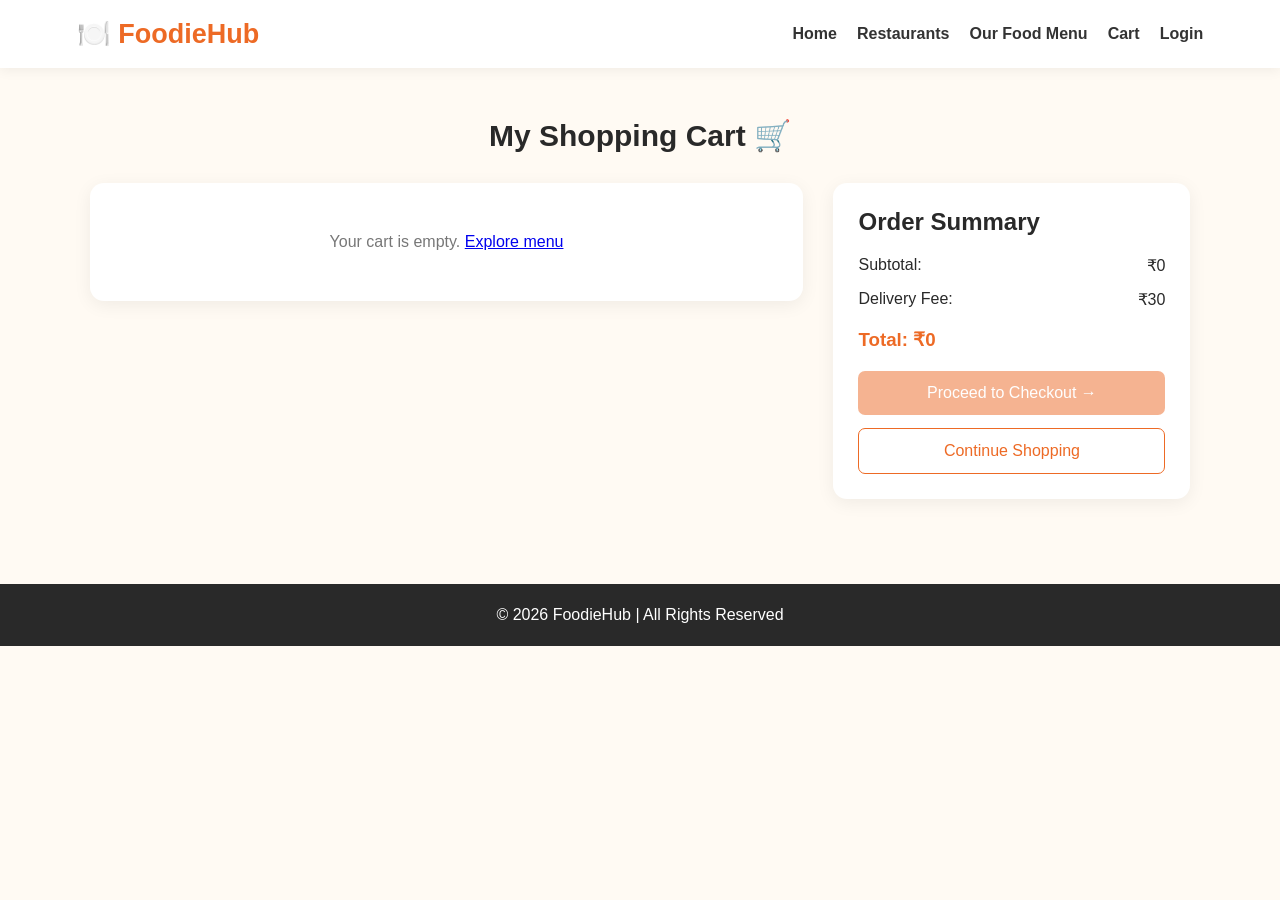
<file: Hack2k26/cart.html>
<!DOCTYPE html>
<html lang="en">
<head>
    <meta charset="UTF-8">
    <meta name="viewport" content="width=device-width, initial-scale=1.0">
    <title>My Shopping Cart - FoodieHub</title>
    <link rel="stylesheet" href="member2.css">
</head>
<body>

<header class="m2-header">
    <a href="index.html" class="m2-logo">🍽️ FoodieHub</a>
    <nav>
        <a href="index.html">Home</a>
        <a href="restaurants.html">Restaurants</a>
        <a href="menu.html">Our Food Menu</a>
        <a href="cart.html">Cart</a>
        <a href="login.html">Login</a>
    </nav>
</header>

<section class="cart-section">
    <h1>My Shopping Cart 🛒</h1>

    <div class="cart-layout">
        <div class="cart-items" id="cartItems"></div>

        <div class="cart-summary">
            <h2>Order Summary</h2>
            <p>Subtotal: <span id="cartSubtotal">₹0</span></p>
            <p>Delivery Fee: <span>₹30</span></p>
            <h3>Total: <span id="cartTotal">₹0</span></h3>

            <a href="checkout.html" id="checkoutLink" class="checkout-btn">
                Proceed to Checkout →
            </a>

            <a href="menu.html" class="continue-btn">
                Continue Shopping
            </a>
        </div>
    </div>
</section>

<footer class="m2-footer">
    <p>© 2026 FoodieHub | All Rights Reserved</p>
</footer>

<script src="member2.js"></script>
</body>
</html>
</file>
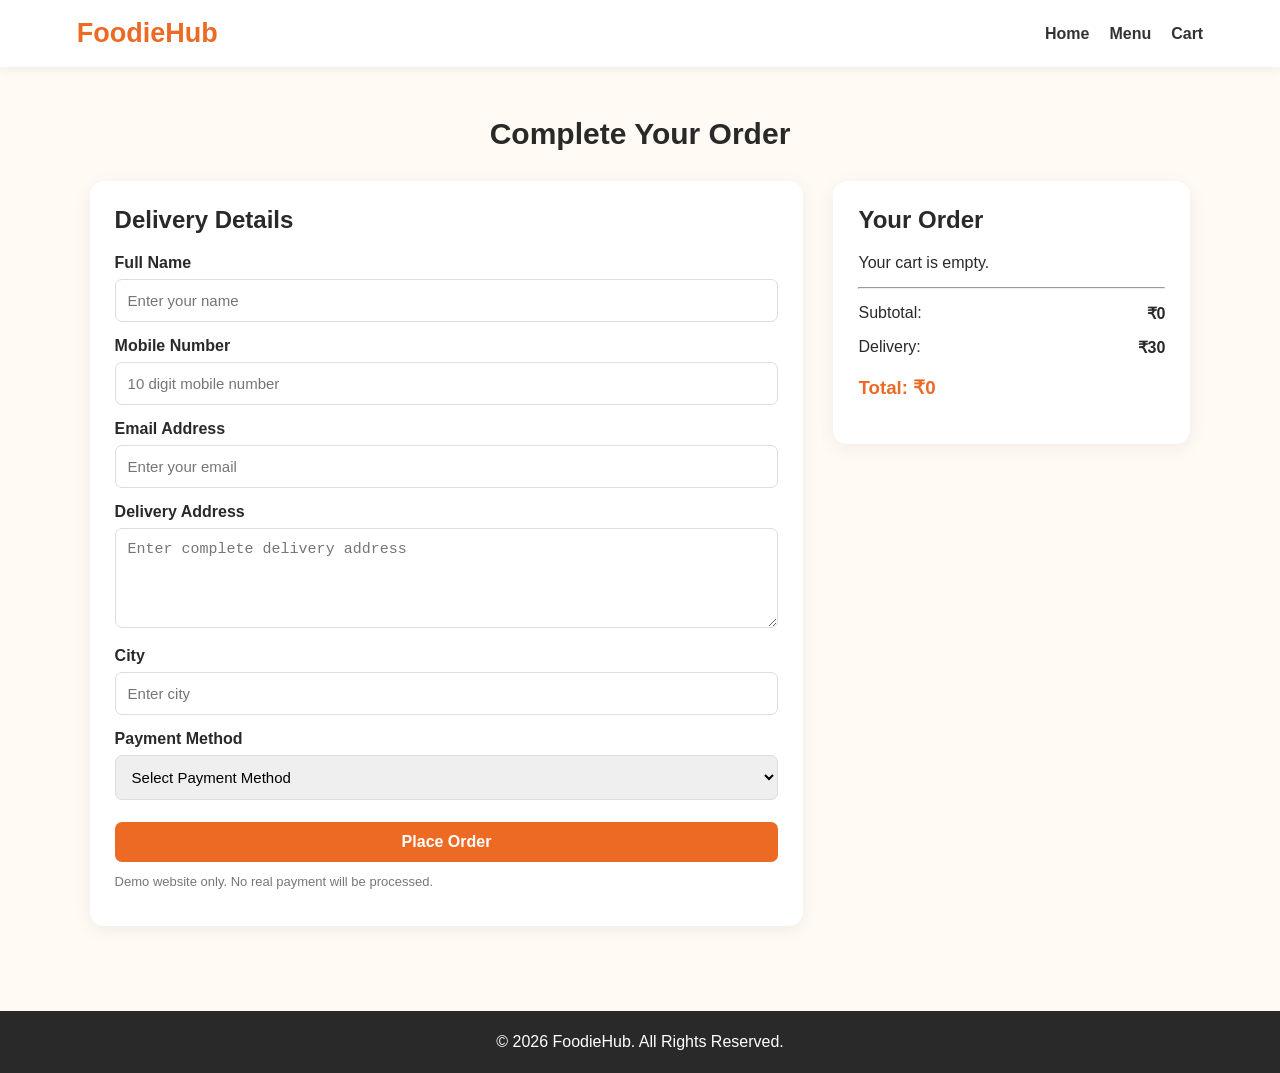
<file: Hack2k26/checkout.html>
<!DOCTYPE html>
<html lang="en">
<head>
  <meta charset="UTF-8">
  <meta name="viewport" content="width=device-width, initial-scale=1.0">
  <title>FoodieHub | Checkout</title>
  <link rel="stylesheet" href="member2.css">
</head>
<body>

<header class="m2-header">
  <a href="index.html" class="m2-logo">FoodieHub</a>
  <nav>
    <a href="index.html">Home</a>
    <a href="menu.html">Menu</a>
    <a href="cart.html">Cart</a>
  </nav>
</header>

<section class="checkout-section">
  <h1>Complete Your Order</h1>

  <div class="checkout-layout">
    <form id="checkoutForm" class="checkout-form">
      <h2>Delivery Details</h2>

      <label>Full Name</label>
      <input type="text" id="customerName" required placeholder="Enter your name">

      <label>Mobile Number</label>
      <input type="tel" id="customerPhone" required pattern="[0-9]{10}" maxlength="10" placeholder="10 digit mobile number">

      <label>Email Address</label>
      <input type="email" id="customerEmail" placeholder="Enter your email">

      <label>Delivery Address</label>
      <textarea id="customerAddress" required placeholder="Enter complete delivery address"></textarea>

      <label>City</label>
      <input type="text" id="customerCity" required placeholder="Enter city">

      <label>Payment Method</label>
      <select id="paymentMethod" required>
        <option value="">Select Payment Method</option>
        <option value="Cash on Delivery">Cash on Delivery</option>
        <option value="Demo Online Payment">Demo Online Payment</option>
      </select>

      <button type="submit" class="place-order-btn">Place Order</button>
      <p class="demo-note">Demo website only. No real payment will be processed.</p>
      <p id="checkoutMessage" role="status"></p>
    </form>

    <div class="checkout-summary">
      <h2>Your Order</h2>
      <div id="checkoutItems"></div>
      <hr>
      <p>Subtotal: <strong id="checkoutSubtotal">₹0</strong></p>
      <p>Delivery: <strong>₹30</strong></p>
      <h3>Total: <span id="checkoutTotal">₹0</span></h3>
    </div>
  </div>
</section>

<footer class="m2-footer">
  <p>© 2026 FoodieHub. All Rights Reserved.</p>
</footer>

<script src="member2.js"></script>
</body>
</html>
</file>
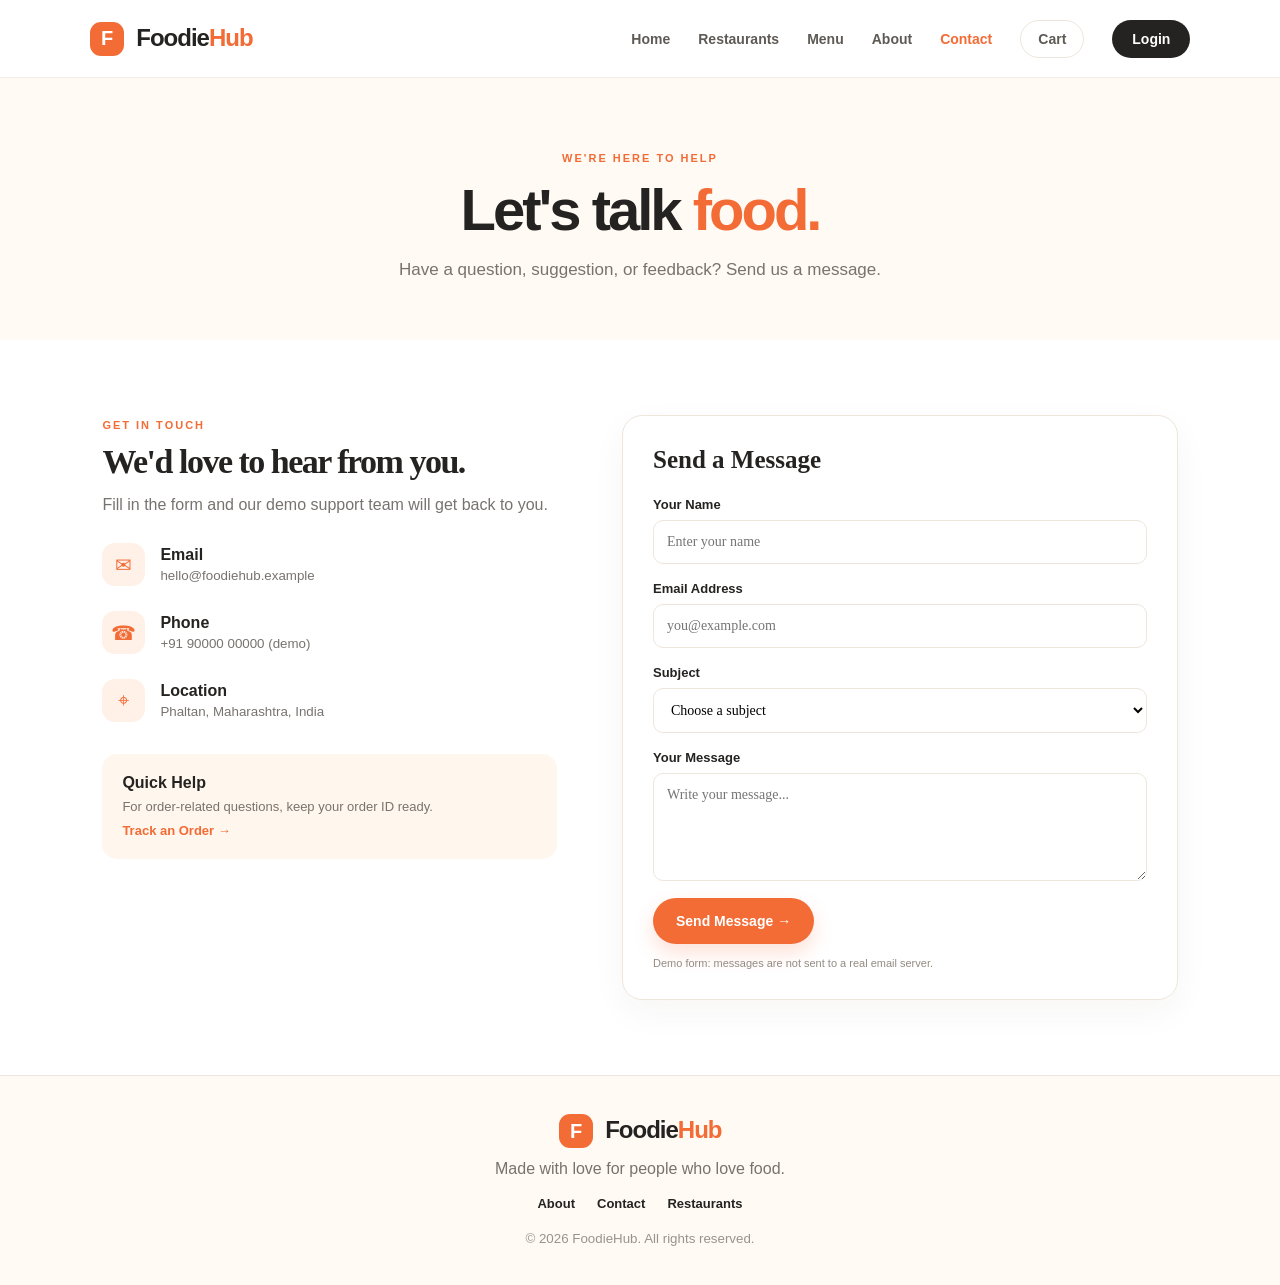
<file: Hack2k26/contact.html>
<!DOCTYPE html>
<html lang="en">
<head>
<meta charset="UTF-8">
<meta name="viewport" content="width=device-width, initial-scale=1.0">
<title>Contact | FoodieHub</title>
<link rel="stylesheet" href="member1.css">
</head>
<body>

<header class="topbar">
<a class="brand" href="index.html"><span class="brand-mark">F</span> Foodie<span>Hub</span></a>
<button class="menu-toggle" id="menuToggle">☰</button>
<nav id="mainNav">
<a href="index.html">Home</a>
<a href="restaurants.html">Restaurants</a>
<a href="menu.html">Menu</a>
<a href="about.html">About</a>
<a class="active" href="contact.html">Contact</a>
<a class="nav-cart" href="cart.html">Cart</a>
<a class="nav-login" href="login.html">Login</a>
</nav>
</header>

<section class="page-hero">
<span class="eyebrow">WE'RE HERE TO HELP</span>
<h1>Let's talk <em>food.</em></h1>
<p>Have a question, suggestion, or feedback? Send us a message.</p>
</section>

<section class="section contact-layout">

<div class="contact-info">
<span class="eyebrow">GET IN TOUCH</span>
<h2>We'd love to hear from you.</h2>
<p>Fill in the form and our demo support team will get back to you.</p>

<div class="contact-detail">
<span>✉</span>
<div><strong>Email</strong><small>hello@foodiehub.example</small></div>
</div>

<div class="contact-detail">
<span>☎</span>
<div><strong>Phone</strong><small>+91 90000 00000 (demo)</small></div>
</div>

<div class="contact-detail">
<span>⌖</span>
<div><strong>Location</strong><small>Phaltan, Maharashtra, India</small></div>
</div>

<div class="contact-note">
<strong>Quick Help</strong>
<p>For order-related questions, keep your order ID ready.</p>
<a href="track.html">Track an Order →</a>
</div>
</div>

<form class="contact-form" id="contactForm">
<h2>Send a Message</h2>

<label>Your Name
<input type="text" id="contactName" placeholder="Enter your name" required>
</label>

<label>Email Address
<input type="email" id="contactEmail" placeholder="you@example.com" required>
</label>

<label>Subject
<select id="contactSubject" required>
<option value="">Choose a subject</option>
<option>Order support</option>
<option>Restaurant enquiry</option>
<option>Feedback</option>
<option>Other</option>
</select>
</label>

<label>Your Message
<textarea id="contactMessage" rows="5" placeholder="Write your message..." required></textarea>
</label>

<button class="btn btn-primary" type="submit">Send Message →</button>
<p class="form-note">Demo form: messages are not sent to a real email server.</p>
</form>

</section>

<footer class="footer">
<a class="brand" href="index.html"><span class="brand-mark">F</span> Foodie<span>Hub</span></a>
<p>Made with love for people who love food.</p>
<div>
<a href="about.html">About</a>
<a href="contact.html">Contact</a>
<a href="restaurants.html">Restaurants</a>
</div>
<small>© 2026 FoodieHub. All rights reserved.</small>
</footer>

<script src="member1.js"></script>
</body>
</html>
</file>
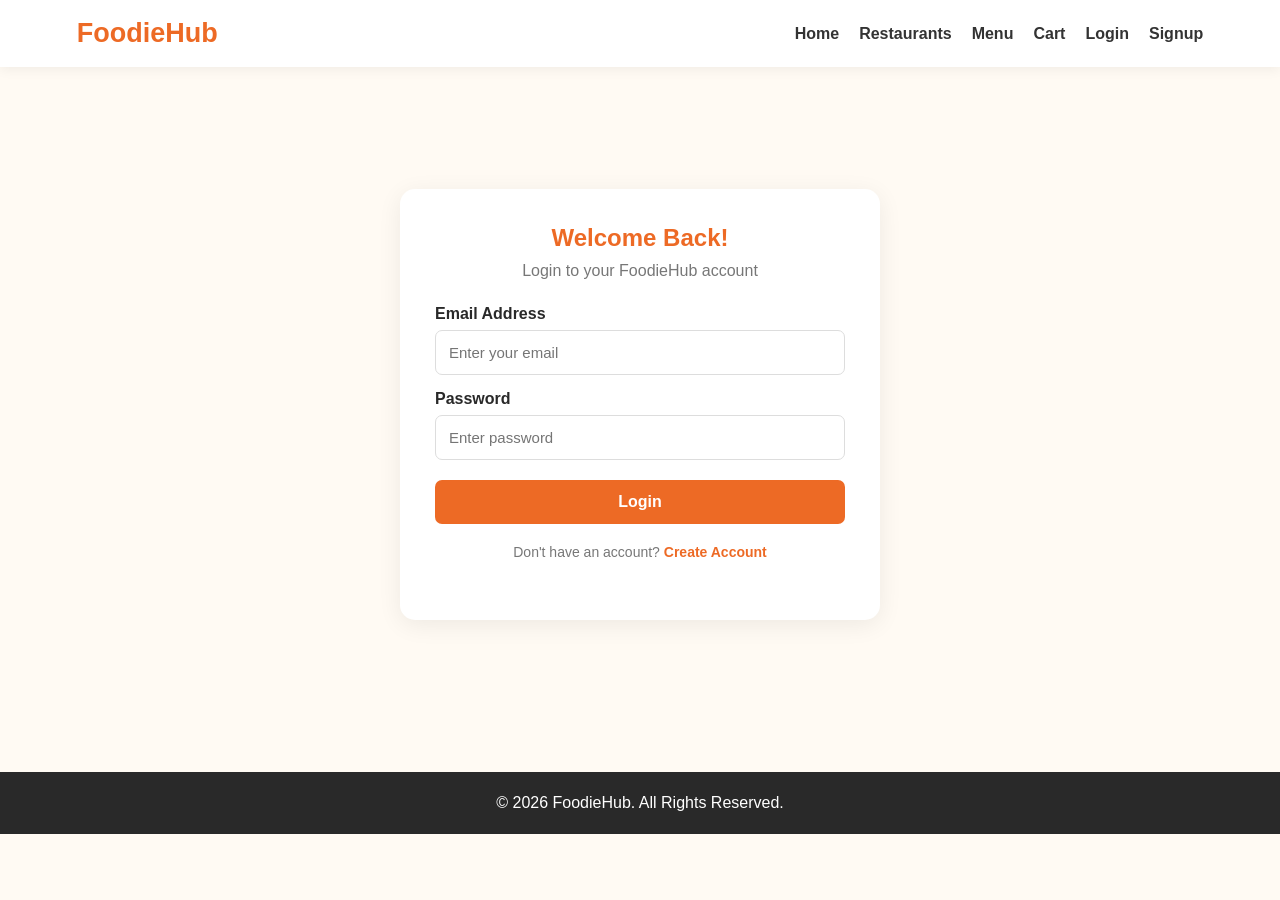
<file: Hack2k26/login.html>
<!DOCTYPE html>
<html lang="en">
<head>
  <meta charset="UTF-8">
  <meta name="viewport" content="width=device-width, initial-scale=1.0">
  <title>FoodieHub | Login</title>
  <link rel="stylesheet" href="member3.css">
</head>
<body>

<header class="m3-header">
  <a href="index.html" class="m3-logo">FoodieHub</a>
  <nav>
    <a href="index.html">Home</a>
    <a href="restaurants.html">Restaurants</a>
    <a href="menu.html">Menu</a>
    <a href="cart.html">Cart</a>
    <a href="login.html">Login</a>
    <a href="signup.html">Signup</a>
  </nav>
</header>

<section class="auth-section">
  <div class="auth-card">
    <h1>Welcome Back!</h1>
    <p>Login to your FoodieHub account</p>

    <form id="loginForm">
      <label>Email Address</label>
      <input type="email" id="loginEmail" placeholder="Enter your email" required>

      <label>Password</label>
      <input type="password" id="loginPassword" placeholder="Enter password" required>

      <button type="submit">Login</button>
      <p id="loginMessage" role="status"></p>
    </form>

    <p class="auth-link">
      Don't have an account?
      <a href="signup.html">Create Account</a>
    </p>
  </div>
</section>

<footer class="m3-footer">
  <p>© 2026 FoodieHub. All Rights Reserved.</p>
</footer>

<script src="member3.js"></script>
</body>
</html>
</file>
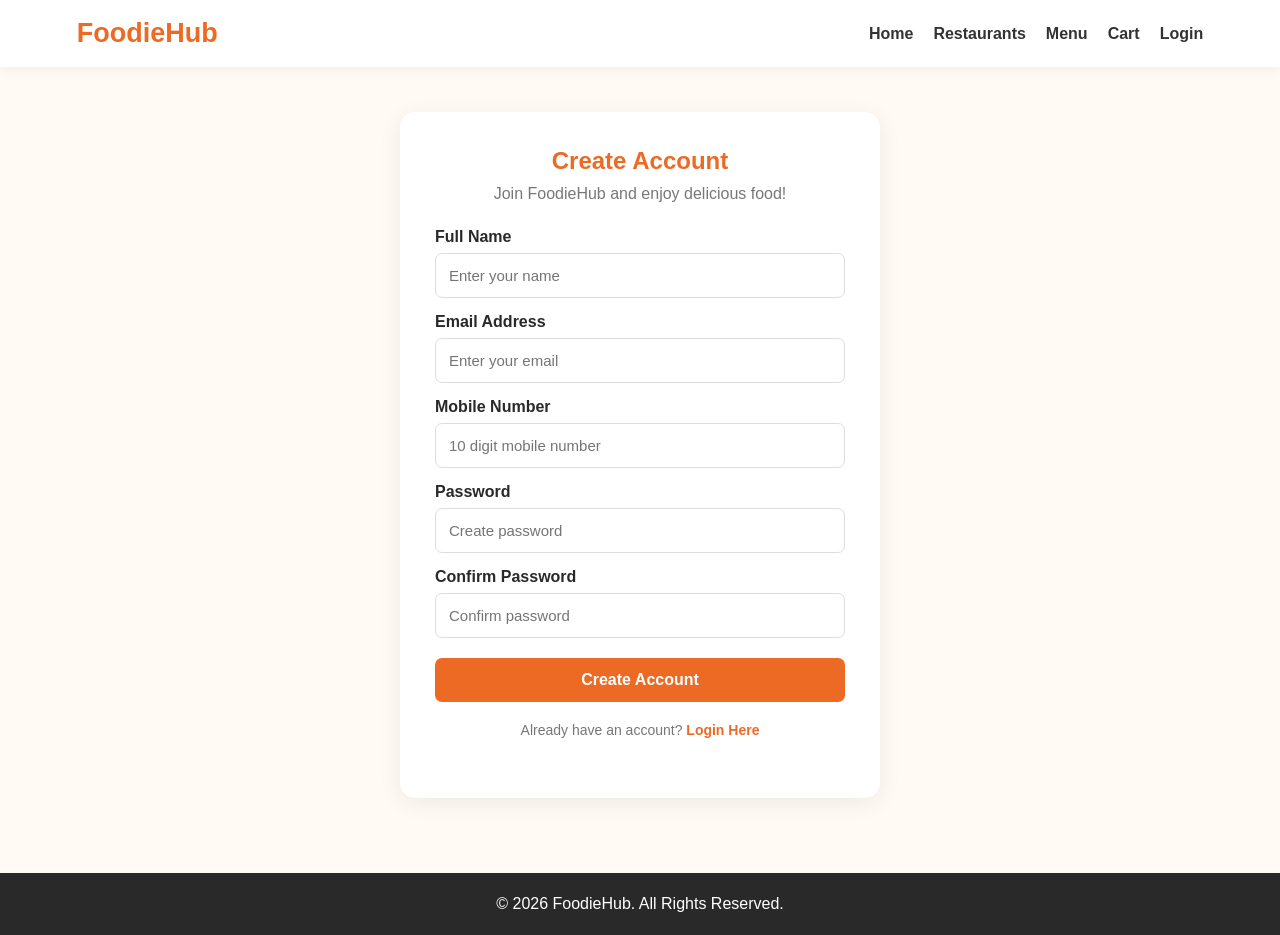
<file: Hack2k26/signup.html>
<!DOCTYPE html>
<html lang="en">
<head>
  <meta charset="UTF-8">
  <meta name="viewport" content="width=device-width, initial-scale=1.0">
  <title>FoodieHub | Signup</title>
  <link rel="stylesheet" href="member3.css">
</head>
<body>

<header class="m3-header">
  <a href="index.html" class="m3-logo">FoodieHub</a>
  <nav>
    <a href="index.html">Home</a>
    <a href="restaurants.html">Restaurants</a>
    <a href="menu.html">Menu</a>
    <a href="cart.html">Cart</a>
    <a href="login.html">Login</a>
  </nav>
</header>

<section class="auth-section">
  <div class="auth-card">
    <h1>Create Account</h1>
    <p>Join FoodieHub and enjoy delicious food!</p>

    <form id="signupForm">
      <label>Full Name</label>
      <input type="text" id="signupName" placeholder="Enter your name" required>

      <label>Email Address</label>
      <input type="email" id="signupEmail" placeholder="Enter your email" required>

      <label>Mobile Number</label>
      <input type="tel" id="signupPhone" placeholder="10 digit mobile number"
        pattern="[0-9]{10}" maxlength="10" required>

      <label>Password</label>
      <input type="password" id="signupPassword"
        placeholder="Create password" minlength="8" required>

      <label>Confirm Password</label>
      <input type="password" id="confirmPassword"
        placeholder="Confirm password" minlength="8" required>

      <button type="submit">Create Account</button>
      <p id="signupMessage" role="status"></p>
    </form>

    <p class="auth-link">
      Already have an account?
      <a href="login.html">Login Here</a>
    </p>
  </div>
</section>

<footer class="m3-footer">
  <p>© 2026 FoodieHub. All Rights Reserved.</p>
</footer>

<script src="member3.js"></script>
</body>
</html>
</file>
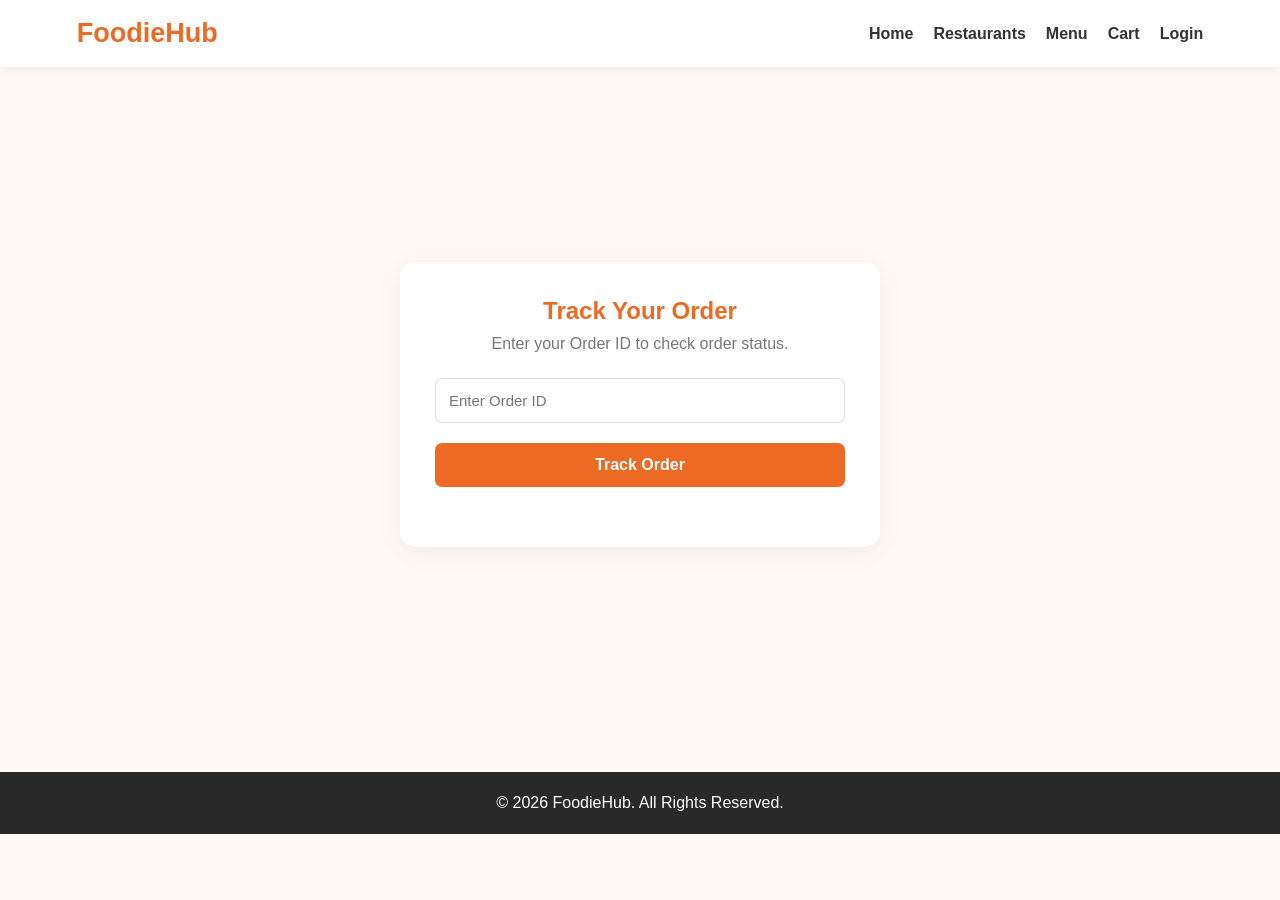
<file: Hack2k26/track-order.html>
<!DOCTYPE html>
<html lang="en">
<head>
  <meta charset="UTF-8">
  <meta name="viewport" content="width=device-width, initial-scale=1.0">
  <title>FoodieHub | Track Order</title>
  <link rel="stylesheet" href="member3.css">
</head>
<body>

<header class="m3-header">
  <a href="index.html" class="m3-logo">FoodieHub</a>
  <nav>
    <a href="index.html">Home</a>
    <a href="restaurants.html">Restaurants</a>
    <a href="menu.html">Menu</a>
    <a href="cart.html">Cart</a>
    <a href="login.html">Login</a>
  </nav>
</header>

<section class="track-section">
  <div class="track-card">
    <h1>Track Your Order</h1>
    <p>Enter your Order ID to check order status.</p>

    <form id="trackForm">
      <input type="text" id="orderId"
        placeholder="Enter Order ID" required>
      <button type="submit">Track Order</button>
    </form>

    <p id="trackMessage" role="status"></p>

    <div id="orderResult" hidden>
      <h2>Order Status</h2>

      <div class="tracking-steps">
        <div class="tracking-step">
          <span>1</span>
          <p>Order Placed</p>
        </div>

        <div class="tracking-step">
          <span>2</span>
          <p>Preparing</p>
        </div>

        <div class="tracking-step">
          <span>3</span>
          <p>Out for Delivery</p>
        </div>

        <div class="tracking-step">
          <span>4</span>
          <p>Delivered</p>
        </div>
      </div>

      <p id="currentStatus"></p>
    </div>
  </div>
</section>

<footer class="m3-footer">
  <p>© 2026 FoodieHub. All Rights Reserved.</p>
</footer>

<script src="member3.js"></script>
</body>
</html>
</file>
<file: Hack2k26/member2.css>
* {
  margin: 0;
  padding: 0;
  box-sizing: border-box;
}

body {
  font-family: Arial, sans-serif;
  background: #fffaf3;
  color: #292929;
}

.m2-header {
  background: #fff;
  padding: 18px 6%;
  display: flex;
  justify-content: space-between;
  align-items: center;
  flex-wrap: wrap;
  gap: 15px;
  box-shadow: 0 2px 12px #00000010;
}

.m2-logo {
  color: #ed6a25;
  font-size: 27px;
  font-weight: bold;
  text-decoration: none;
}

.m2-header nav {
  display: flex;
  flex-wrap: wrap;
  gap: 20px;
}

.m2-header nav a {
  color: #333;
  text-decoration: none;
  font-weight: 600;
}

.m2-header nav a:hover {
  color: #ed6a25;
}

.menu-hero {
  background: #fff0df;
  text-align: center;
  padding: 65px 20px;
}

.menu-hero h1 {
  font-size: 38px;
  margin-bottom: 12px;
}

.menu-hero p {
  margin-bottom: 25px;
  color: #666;
}

.menu-hero input {
  width: min(500px, 90%);
  padding: 15px;
  border: 1px solid #ddd;
  border-radius: 30px;
  font-size: 15px;
}

.menu-section,
.cart-section,
.checkout-section {
  padding: 50px 7%;
}

.menu-section h2,
.cart-section h1,
.checkout-section h1 {
  text-align: center;
  margin-bottom: 30px;
  font-size: 30px;
}

.category-buttons {
  display: flex;
  justify-content: center;
  gap: 12px;
  flex-wrap: wrap;
  margin-bottom: 35px;
}

.category-btn {
  border: 1px solid #ed6a25;
  background: white;
  color: #ed6a25;
  padding: 10px 20px;
  border-radius: 25px;
  cursor: pointer;
}

.category-btn.active,
.category-btn:hover {
  background: #ed6a25;
  color: white;
}

.food-grid {
  display: grid;
  grid-template-columns: repeat(auto-fit, minmax(230px, 1fr));
  gap: 25px;
}

.food-card {
  background: white;
  border-radius: 15px;
  overflow: hidden;
  box-shadow: 0 5px 20px #00000010;
  transition: transform 0.2s;
}

.food-card:hover {
  transform: translateY(-5px);
}

.food-card img {
  width: 100%;
  height: 190px;
  object-fit: cover;
}

.food-info {
  padding: 18px;
}

.food-category {
  color: #ed6a25;
  font-size: 13px;
  font-weight: bold;
}

.food-info h3 {
  margin: 10px 0;
}

.food-info p {
  color: #777;
  font-size: 14px;
  min-height: 38px;
}

.food-bottom {
  display: flex;
  justify-content: space-between;
  align-items: center;
  margin-top: 18px;
}

.food-bottom strong {
  color: #ed6a25;
  font-size: 20px;
}

.add-btn,
.place-order-btn {
  background: #ed6a25;
  color: white;
  border: none;
  padding: 11px 18px;
  border-radius: 7px;
  cursor: pointer;
  font-weight: bold;
}

.add-btn:hover,
.place-order-btn:hover {
  background: #cf5114;
}

.cart-layout,
.checkout-layout {
  display: grid;
  grid-template-columns: 2fr 1fr;
  gap: 30px;
  align-items: start;
}

.cart-items,
.cart-summary,
.checkout-form,
.checkout-summary {
  background: white;
  padding: 25px;
  border-radius: 14px;
  box-shadow: 0 4px 18px #00000010;
}

.cart-item {
  display: flex;
  justify-content: space-between;
  gap: 15px;
  padding: 20px 0;
  border-bottom: 1px solid #eee;
}

.cart-item h3 {
  margin-bottom: 8px;
}

.cart-item p {
  color: #777;
  margin-bottom: 12px;
}

.quantity-controls {
  display: flex;
  align-items: center;
  gap: 12px;
}

.quantity-controls button {
  padding: 6px 11px;
  border: 1px solid #ed6a25;
  border-radius: 5px;
  background: white;
  color: #ed6a25;
  cursor: pointer;
}

.quantity-controls button[data-action="remove"] {
  border-color: #c33;
  color: #c33;
}

.cart-summary h2,
.checkout-summary h2 {
  margin-bottom: 20px;
}

.cart-summary p,
.checkout-summary p {
  display: flex;
  justify-content: space-between;
  gap: 10px;
  margin: 15px 0;
}

.cart-summary h3,
.checkout-summary h3 {
  margin: 20px 0;
  color: #ed6a25;
}

.checkout-btn,
.continue-btn {
  display: block;
  text-align: center;
  text-decoration: none;
  padding: 13px;
  border-radius: 7px;
  margin-top: 13px;
}

.checkout-btn {
  background: #ed6a25;
  color: white;
}

.continue-btn {
  border: 1px solid #ed6a25;
  color: #ed6a25;
}

.checkout-form h2 {
  margin-bottom: 20px;
}

.checkout-form label {
  display: block;
  font-weight: bold;
  margin: 15px 0 7px;
}

.checkout-form input,
.checkout-form textarea,
.checkout-form select {
  width: 100%;
  padding: 12px;
  border: 1px solid #ddd;
  border-radius: 7px;
  font-size: 15px;
}

.checkout-form textarea {
  min-height: 100px;
  resize: vertical;
}

.place-order-btn {
  width: 100%;
  margin-top: 22px;
  font-size: 16px;
}

.demo-note,
#checkoutMessage {
  margin-top: 12px;
  font-size: 13px;
  color: #777;
}

.empty-message {
  text-align: center;
  padding: 25px;
  color: #777;
}

.m2-footer {
  text-align: center;
  background: #292929;
  color: white;
  padding: 22px;
  margin-top: 35px;
}

[hidden] {
  display: none !important;
}

@media (max-width: 750px) {
  .m2-header {
    justify-content: center;
  }

  .m2-header nav {
    justify-content: center;
    gap: 13px;
  }

  .menu-hero h1 {
    font-size: 28px;
  }

  .cart-layout,
  .checkout-layout {
    grid-template-columns: 1fr;
  }

  .cart-section,
  .checkout-section {
    padding: 35px 5%;
  }
}
</file>
<file: Hack2k26/member1.css>
* {
    box-sizing: border-box;
}

:root {
    --orange: #f36b35;
    --orange-dark: #d94e20;
    --ink: #242321;
    --muted: #77736e;
    --cream: #fffaf4;
    --line: #eee6dc;
}

body {
    margin: 0;
    background: #fff;
    color: var(--ink);
    font-family: "DM Sans", sans-serif;
}

a {
    text-decoration: none;
    color: inherit;
}

.topbar {
    height: 78px;
    padding: 0 7%;
    display: flex;
    align-items: center;
    justify-content: space-between;
    background: #fff;
    position: sticky;
    top: 0;
    z-index: 20;
    border-bottom: 1px solid #f3eee8;
}

.brand {
    font: 800 24px Manrope, sans-serif;
    letter-spacing: -1px;
}

.brand > span:last-child {
    color: var(--orange);
}

.brand-mark {
    display: inline-grid;
    place-items: center;
    background: var(--orange);
    color: #fff;
    width: 34px;
    height: 34px;
    border-radius: 11px;
    margin-right: 7px;
    font-size: 20px;
}

.topbar nav {
    display: flex;
    align-items: center;
    gap: 28px;
    font-size: 14px;
    font-weight: 700;
}

.topbar nav a {
    color: #5e5a55;
}

.topbar nav a:hover,
.topbar nav a.active {
    color: var(--orange);
}

.topbar nav .nav-cart {
    padding: 10px 17px;
    border: 1px solid var(--line);
    border-radius: 30px;
}

.topbar nav .nav-login {
    background: var(--ink);
    color: #fff;
    padding: 11px 20px;
    border-radius: 30px;
}

.menu-toggle {
    display: none;
    border: 0;
    background: none;
    font-size: 25px;
}

.hero {
    padding: 70px 8% 65px;
    display: grid;
    grid-template-columns: 1fr 1fr;
    align-items: center;
    gap: 45px;
    background: var(--cream);
    overflow: hidden;
}

.eyebrow {
    font-size: 11px;
    font-weight: 800;
    letter-spacing: 2px;
    color: var(--orange);
}

h1, h2, h3, p {
    margin-top: 0;
}

.hero h1,
.page-hero h1,
.about-hero h1 {
    font: 800 clamp(42px, 5vw, 68px)/1.08 Manrope, sans-serif;
    letter-spacing: -3px;
    margin: 18px 0;
}

.hero h1 em,
.page-hero h1 em,
.about-hero h1 em {
    color: var(--orange);
    font-style: normal;
}

.hero-copy > p,
.page-hero > p,
.about-hero p {
    font-size: 17px;
    line-height: 1.8;
    color: var(--muted);
    max-width: 520px;
}

.hero-actions {
    display: flex;
    align-items: center;
    gap: 25px;
    margin: 30px 0;
}

.btn {
    display: inline-flex;
    align-items: center;
    justify-content: center;
    gap: 16px;
    border: 0;
    border-radius: 30px;
    padding: 15px 23px;
    font-weight: 800;
    font-size: 14px;
    cursor: pointer;
}

.btn-primary {
    background: var(--orange);
    color: #fff;
    box-shadow: 0 9px 20px #f36b3533;
}

.btn-primary:hover {
    background: var(--orange-dark);
}

.text-link {
    font-weight: 800;
    color: var(--ink);
    font-size: 14px;
}

.hero-stats {
    display: flex;
    gap: 35px;
    margin-top: 42px;
}

.hero-stats div {
    display: grid;
    gap: 3px;
}

.hero-stats strong {
    font: 800 23px Manrope;
}

.hero-stats small {
    color: var(--muted);
}

.hero-visual {
    position: relative;
    min-height: 420px;
    display: grid;
    place-items: center;
}

.hero-image {
    width: min(100%, 450px);
    height: 390px;
    border-radius: 48% 48% 35% 35%;
    background: url("https://images.unsplash.com/photo-1546069901-ba9599a7e63c?auto=format&fit=crop&w=1000&q=90") center/cover;
    box-shadow: 0 25px 60px #6b432633;
    position: relative;
    z-index: 1;
}

.floating-note {
    position: absolute;
    z-index: 2;
    left: 0;
    bottom: 45px;
    background: #fff;
    padding: 14px 20px;
    border-radius: 15px;
    box-shadow: 0 10px 35px #2d201522;
    display: grid;
    gap: 4px;
}

.floating-note span {
    color: #f2a51a;
    font-weight: 800;
}

.floating-note small {
    color: var(--muted);
}

.orange-orbit {
    position: absolute;
    width: 390px;
    height: 390px;
    border: 2px dashed #f4b08e;
    border-radius: 50%;
    right: -15px;
    top: 5px;
}

.section {
    padding: 75px 8%;
}

.section-heading {
    display: flex;
    justify-content: space-between;
    align-items: end;
    margin-bottom: 30px;
}

.section-heading h2,
.contact-info h2 {
    font: 800 34px Manrope;
    letter-spacing: -1.5px;
    margin: 10px 0;
}

.section-heading p {
    color: var(--muted);
    margin: 0;
}

.category-grid {
    display: grid;
    grid-template-columns: repeat(5, 1fr);
    gap: 16px;
}

.category-card {
    background: #fffaf5;
    border: 1px solid #f4ece3;
    border-radius: 18px;
    padding: 23px 15px;
    display: grid;
    gap: 7px;
    transition: .2s;
}

.category-card:hover {
    transform: translateY(-5px);
    border-color: #f5b18f;
}

.category-emoji {
    font-size: 34px;
    margin-bottom: 8px;
}

.category-card strong {
    font: 800 16px Manrope;
}

.category-card small {
    color: var(--muted);
}

.popular-section {
    background: #fff;
}

.restaurant-grid {
    display: grid;
    grid-template-columns: repeat(3, 1fr);
    gap: 22px;
}

.restaurant-card {
    border: 1px solid var(--line);
    border-radius: 19px;
    overflow: hidden;
    background: #fff;
    transition: .2s;
}

.restaurant-card:hover {
    transform: translateY(-4px);
    box-shadow: 0 15px 35px #39241412;
}

.restaurant-card[hidden] {
    display: none;
}

.restaurant-card > img {
    display: block;
    width: 100%;
    height: 205px;
    object-fit: cover;
    background: #f7eee5;
}

.restaurant-info {
    display: flex;
    justify-content: space-between;
    align-items: start;
    padding: 18px 18px 10px;
}

.restaurant-info h3 {
    font: 800 18px Manrope;
    margin: 0 0 5px;
}

.restaurant-info p {
    color: var(--muted);
    font-size: 13px;
    margin: 0;
}

.rating {
    font-size: 12px;
    font-weight: 800;
    background: #fff6e7;
    color: #bd7912;
    padding: 7px 9px;
    border-radius: 20px;
}

.card-bottom {
    padding: 10px 18px 18px;
    display: flex;
    justify-content: space-between;
    align-items: center;
}

.card-bottom small {
    color: var(--muted);
}

.card-bottom a {
    font-size: 13px;
    font-weight: 800;
    color: var(--orange);
}

.wide-cta {
    margin: 10px 8% 75px;
    background: #25231f;
    color: #fff;
    border-radius: 24px;
    padding: 42px 48px;
    display: flex;
    justify-content: space-between;
    align-items: center;
    gap: 25px;
}

.eyebrow.light {
    color: #ffad85;
}

.wide-cta h2 {
    font: 800 30px Manrope;
    margin: 10px 0;
}

.wide-cta p {
    color: #c7c0b8;
    margin: 0;
}

.btn-light {
    background: #fff;
    color: var(--ink);
    white-space: nowrap;
}

.footer {
    padding: 38px 8%;
    background: #fffaf4;
    text-align: center;
    border-top: 1px solid var(--line);
}

.footer p {
    color: var(--muted);
    margin: 12px 0;
}

.footer > div {
    display: flex;
    justify-content: center;
    gap: 22px;
    margin: 18px 0;
}

.footer > div a {
    font-size: 13px;
    font-weight: 700;
}

.footer small {
    color: #9a938b;
}

.page-hero {
    text-align: center;
    background: var(--cream);
    padding: 70px 20px 55px;
}

.page-hero h1 {
    font-size: clamp(40px, 5vw, 58px);
    margin: 13px 0;
}

.page-hero > p {
    margin: 0 auto;
}

.restaurant-list-section {
    padding-top: 38px;
}

.filter-bar {
    display: flex;
    justify-content: space-between;
    gap: 18px;
    align-items: center;
    margin-bottom: 28px;
    flex-wrap: wrap;
}

.search-box {
    display: flex;
    align-items: center;
    gap: 10px;
    border: 1px solid var(--line);
    border-radius: 30px;
    padding: 0 17px;
    height: 46px;
    min-width: 270px;
    color: var(--orange);
}

.search-box input {
    border: 0;
    outline: 0;
    font: inherit;
    width: 100%;
    background: transparent;
}

.filter-buttons {
    display: flex;
    gap: 8px;
    flex-wrap: wrap;
}

.filter-btn {
    border: 1px solid var(--line);
    background: #fff;
    border-radius: 25px;
    padding: 10px 16px;
    font-weight: 700;
    cursor: pointer;
    color: #655f58;
}

.filter-btn.selected,
.filter-btn:hover {
    background: var(--orange);
    border-color: var(--orange);
    color: #fff;
}

.restaurant-grid-large {
    grid-template-columns: repeat(3, 1fr);
}

.empty-state {
    text-align: center;
    padding: 30px;
    color: var(--muted);
}

.about-hero {
    padding: 65px 8%;
    display: grid;
    grid-template-columns: 1fr 1fr;
    align-items: center;
    gap: 55px;
    background: var(--cream);
}

.about-hero h1 {
    font-size: clamp(42px, 5vw, 62px);
}

.about-hero img {
    width: 100%;
    height: 390px;
    object-fit: cover;
    border-radius: 24px;
}

.feature-grid {
    display: grid;
    grid-template-columns: repeat(3, 1fr);
    gap: 20px;
}

.feature-card {
    padding: 27px;
    border: 1px solid var(--line);
    border-radius: 18px;
}

.feature-card > span {
    font-size: 32px;
}

.feature-card h3 {
    font: 800 18px Manrope;
    margin: 17px 0 8px;
}

.feature-card p {
    color: var(--muted);
    line-height: 1.7;
    margin: 0;
}

.numbers-band {
    margin: 0 8% 70px;
    padding: 32px;
    background: #fff5eb;
    border-radius: 20px;
    display: flex;
    justify-content: space-around;
    text-align: center;
    flex-wrap: wrap;
    gap: 20px;
}

.numbers-band div {
    display: grid;
    gap: 5px;
}

.numbers-band strong {
    font: 800 32px Manrope;
    color: var(--orange);
}

.numbers-band span {
    font-size: 13px;
    color: var(--muted);
}

.numbers-band small {
    width: 100%;
    color: #9a938b;
}

.contact-layout {
    display: grid;
    grid-template-columns: .9fr 1.1fr;
    gap: 65px;
    align-items: start;
}

.contact-info > p {
    color: var(--muted);
    line-height: 1.7;
}

.contact-detail {
    display: flex;
    gap: 15px;
    align-items: center;
    margin: 25px 0;
}

.contact-detail > span {
    width: 43px;
    height: 43px;
    display: grid;
    place-items: center;
    background: #fff1e8;
    border-radius: 13px;
    color: var(--orange);
    font-size: 20px;
}

.contact-detail div {
    display: grid;
    gap: 4px;
}

.contact-detail small {
    color: var(--muted);
}

.contact-note {
    background: #fff6ed;
    padding: 20px;
    border-radius: 15px;
    margin-top: 32px;
}

.contact-note p {
    font-size: 13px;
    color: var(--muted);
    margin: 7px 0;
}

.contact-note a {
    font-size: 13px;
    color: var(--orange);
    font-weight: 800;
}

.contact-form {
    padding: 30px;
    border: 1px solid var(--line);
    border-radius: 20px;
    box-shadow: 0 12px 35px #3c28100b;
}

.contact-form h2 {
    font: 800 25px Manrope;
    margin-bottom: 23px;
}

.contact-form label {
    display: grid;
    gap: 8px;
    font-size: 13px;
    font-weight: 700;
    margin-bottom: 17px;
}

.contact-form input,
.contact-form select,
.contact-form textarea {
    width: 100%;
    border: 1px solid var(--line);
    border-radius: 10px;
    padding: 13px;
    font: 14px "DM Sans";
    outline-color: #f3a17c;
    background: #fff;
}

.contact-form textarea {
    resize: vertical;
}

.form-note {
    font-size: 11px;
    color: #938b82;
    margin: 13px 0 0;
}

/* RESPONSIVE DESIGN */

@media (max-width: 900px) {

    .topbar {
        padding: 0 5%;
    }

    .topbar nav {
        gap: 13px;
    }

    .hero,
    .about-hero {
        padding-left: 6%;
        padding-right: 6%;
        gap: 25px;
    }

    .section {
        padding-left: 6%;
        padding-right: 6%;
    }

    .restaurant-grid,
    .restaurant-grid-large {
        grid-template-columns: repeat(2, 1fr);
    }

    .category-grid {
        grid-template-columns: repeat(3, 1fr);
    }

    .contact-layout {
        gap: 30px;
    }

}

@media (max-width: 650px) {

    .topbar {
        height: 68px;
    }

    .menu-toggle {
        display: block;
    }

    .topbar nav {
        display: none;
        position: absolute;
        top: 68px;
        left: 0;
        right: 0;
        background: #fff;
        padding: 18px 6%;
        box-shadow: 0 12px 20px #00000010;
        flex-direction: column;
        align-items: stretch;
        gap: 16px;
    }

    .topbar nav.show {
        display: flex;
    }

    .topbar nav .nav-cart,
    .topbar nav .nav-login {
        text-align: center;
    }

    .hero,
    .about-hero {
        grid-template-columns: 1fr;
        padding: 48px 6%;
    }

    .hero-visual {
        min-height: 300px;
    }

    .hero-image {
        height: 290px;
        width: 85%;
    }

    .orange-orbit {
        width: 280px;
        height: 280px;
    }

    .hero h1 {
        font-size: 45px;
    }

    .hero-stats {
        gap: 20px;
    }

    .section {
        padding: 52px 6%;
    }

    .section-heading {
        align-items: start;
        gap: 15px;
        flex-direction: column;
    }

    .section-heading h2,
    .contact-info h2 {
        font-size: 29px;
    }

    .category-grid {
        grid-template-columns: repeat(2, 1fr);
    }

    .restaurant-grid,
    .restaurant-grid-large {
        grid-template-columns: 1fr;
    }

    .wide-cta {
        margin: 0 6% 50px;
        padding: 28px;
        align-items: start;
        flex-direction: column;
    }

    .wide-cta h2 {
        font-size: 25px;
    }

    .about-hero img {
        height: 260px;
    }

    .feature-grid {
        grid-template-columns: 1fr;
    }

    .numbers-band {
        margin: 0 6% 50px;
    }

    .contact-layout {
        grid-template-columns: 1fr;
    }

    .contact-form {
        padding: 22px;
    }

    .filter-bar {
        align-items: stretch;
    }

    .search-box {
        width: 100%;
    }

    .filter-buttons {
        gap: 7px;
    }

    .filter-btn {
        padding: 9px 12px;
        font-size: 12px;
    }

    .footer > div {
        gap: 14px;
    }

}
</file>
<file: Hack2k26/member3.css>
* {
  margin: 0;
  padding: 0;
  box-sizing: border-box;
}

body {
  font-family: Arial, sans-serif;
  background: #fffaf3;
  color: #292929;
}

.m3-header {
  background: white;
  padding: 18px 6%;
  display: flex;
  align-items: center;
  justify-content: space-between;
  flex-wrap: wrap;
  gap: 15px;
  box-shadow: 0 2px 12px #00000010;
}

.m3-logo {
  font-size: 27px;
  font-weight: bold;
  color: #ed6a25;
  text-decoration: none;
}

.m3-header nav {
  display: flex;
  gap: 20px;
  flex-wrap: wrap;
}

.m3-header nav a {
  color: #333;
  text-decoration: none;
  font-weight: 600;
}

.m3-header nav a:hover {
  color: #ed6a25;
}

.auth-section,
.track-section {
  min-height: 75vh;
  display: flex;
  align-items: center;
  justify-content: center;
  padding: 45px 20px;
}

.auth-card,
.track-card {
  width: 100%;
  max-width: 480px;
  background: white;
  padding: 35px;
  border-radius: 15px;
  box-shadow: 0 5px 25px #00000012;
}

.auth-card h1,
.track-card h1 {
  text-align: center;
  color: #ed6a25;
  margin-bottom: 10px;
}

.auth-card > p,
.track-card > p {
  text-align: center;
  color: #777;
  margin-bottom: 25px;
}

.auth-card label {
  display: block;
  font-weight: bold;
  margin: 15px 0 7px;
}

.auth-card input,
.track-card input {
  width: 100%;
  padding: 13px;
  border: 1px solid #ddd;
  border-radius: 7px;
  font-size: 15px;
}

.auth-card button,
.track-card button {
  width: 100%;
  background: #ed6a25;
  color: white;
  padding: 13px;
  border: none;
  border-radius: 7px;
  font-size: 16px;
  font-weight: bold;
  cursor: pointer;
  margin-top: 20px;
}

.auth-card button:hover,
.track-card button:hover {
  background: #cf5114;
}

.auth-link {
  text-align: center;
  margin-top: 20px;
  font-size: 14px;
}

.auth-link a {
  color: #ed6a25;
  text-decoration: none;
  font-weight: bold;
}

#loginMessage,
#signupMessage,
#trackMessage {
  margin-top: 15px;
  color: #ed6a25;
  text-align: center;
  font-size: 14px;
}

.tracking-steps {
  display: grid;
  grid-template-columns: repeat(4, 1fr);
  gap: 10px;
  margin: 30px 0 20px;
}

.tracking-step {
  text-align: center;
  color: #999;
}

.tracking-step span {
  display: inline-flex;
  width: 35px;
  height: 35px;
  justify-content: center;
  align-items: center;
  border-radius: 50%;
  background: #ddd;
  margin-bottom: 10px;
  font-weight: bold;
}

.tracking-step.completed {
  color: #218838;
}

.tracking-step.completed span {
  background: #218838;
  color: white;
}

.tracking-step p {
  font-size: 12px;
}

#currentStatus {
  text-align: center;
  font-weight: bold;
  color: #ed6a25;
}

.m3-footer {
  background: #292929;
  color: white;
  padding: 22px;
  text-align: center;
  margin-top: 30px;
}

[hidden] {
  display: none !important;
}

@media (max-width: 650px) {
  .m3-header {
    justify-content: center;
  }

  .m3-header nav {
    justify-content: center;
    gap: 13px;
  }

  .auth-card,
  .track-card {
    padding: 25px 18px;
  }

  .tracking-steps {
    grid-template-columns: repeat(2, 1fr);
    row-gap: 25px;
  }
}
</file>
